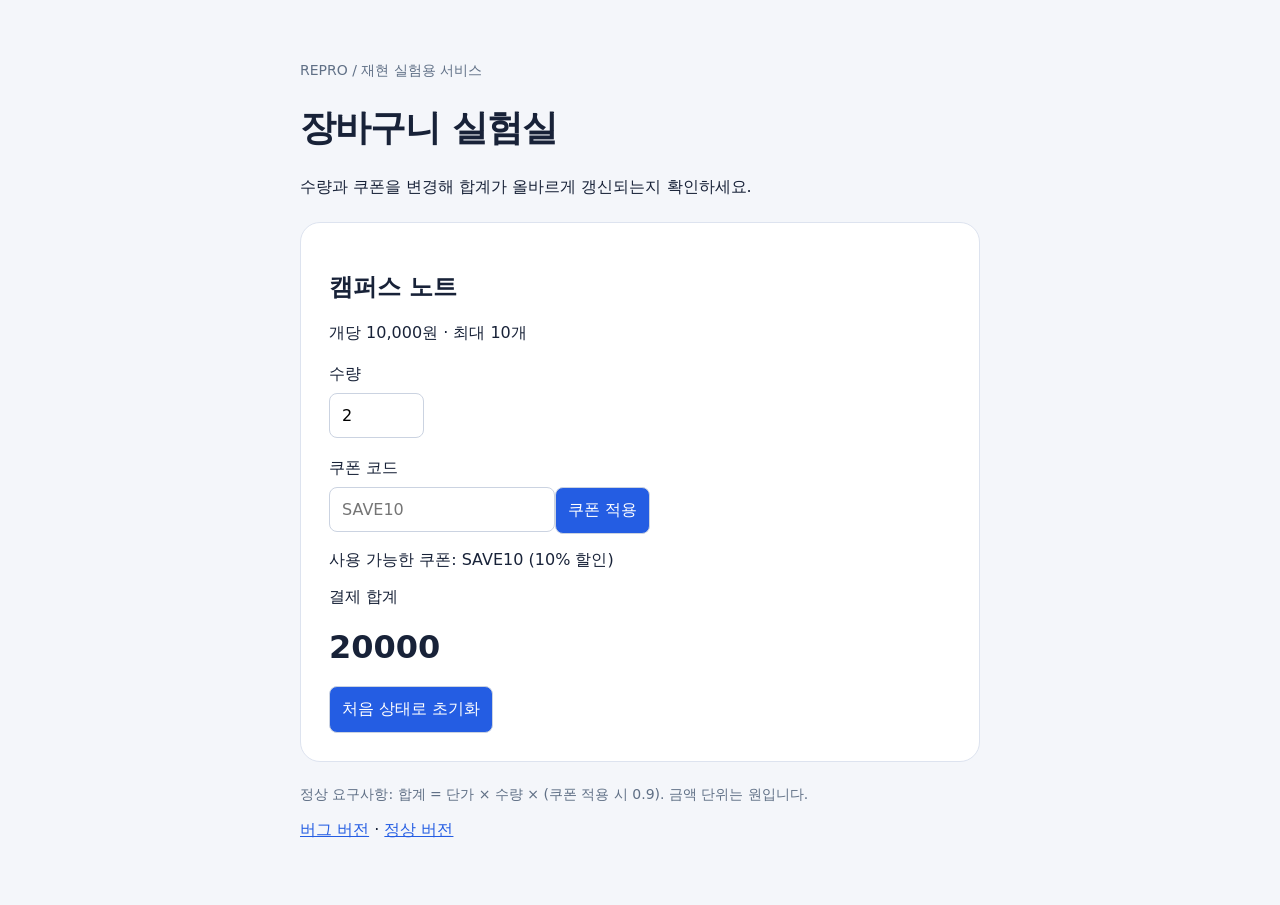
<file: app/static/cart.html>
<!doctype html>
<html lang="ko">
<meta charset="utf-8">
<meta name="viewport" content="width=device-width,initial-scale=1">
<title>ReproPilot · Cart Lab</title>
<style>
body{background:#f4f6fa;color:#182238;font:16px system-ui;margin:0;padding:48px 20px}main{max-width:680px;margin:auto}article{background:white;border:1px solid #dde3ef;border-radius:20px;padding:28px;margin:24px 0}h1{font-size:36px;letter-spacing:-1px}label{display:block;margin:20px 0 8px}input,button{font:inherit;padding:12px;border:1px solid #cbd3e1;border-radius:8px}button{background:#245de3;color:white;cursor:pointer}a{color:#245de3}output{display:block;font-size:32px;font-weight:700;margin:20px 0}.muted{color:#607086;font-size:14px}
</style>
<main>
<p class="muted">REPRO / 재현 실험용 서비스</p>
<h1>장바구니 실험실</h1>
<p>수량과 쿠폰을 변경해 합계가 올바르게 갱신되는지 확인하세요.</p>
<article>
<h2>캠퍼스 노트</h2><p>개당 10,000원 · 최대 10개</p>
<label for="quantity">수량</label><input id="quantity" type="number" min="1" max="10" value="2">
<label for="coupon">쿠폰 코드</label><input id="coupon" placeholder="SAVE10"><button id="apply">쿠폰 적용</button>
<p id="message" role="status">사용 가능한 쿠폰: SAVE10 (10% 할인)</p>
<p>결제 합계</p><output id="total" aria-label="결제 합계">20000</output>
<button id="reset">처음 상태로 초기화</button>
</article>
<p class="muted">정상 요구사항: 합계 = 단가 × 수량 × (쿠폰 적용 시 0.9). 금액 단위는 원입니다.</p>
<p><a href="?version=buggy">버그 버전</a> · <a href="?version=fixed">정상 버전</a></p>
</main>
<script>
const fixed = new URLSearchParams(location.search).get('version') === 'fixed';
const quantity = document.querySelector('#quantity');
const coupon = document.querySelector('#coupon');
const total = document.querySelector('#total');
const message = document.querySelector('#message');
let applied = false;
function render(){total.textContent = String(Math.round(10000 * Number(quantity.value) * (applied ? .9 : 1)));}
quantity.addEventListener('input',()=>{
  if(!quantity.validity.valid) { message.textContent='수량은 1~10의 정수로 입력하세요.'; return; }
  // Deliberate fixture defect: changing quantity after applying a coupon leaves a stale total.
  if(fixed || !applied) render();
});
document.querySelector('#apply').onclick=()=>{
  if(!quantity.validity.valid) return;
  applied = coupon.value.trim() === 'SAVE10';
  message.textContent = applied ? '10% 쿠폰 적용 완료' : '유효하지 않은 쿠폰입니다.';
  render();
};
document.querySelector('#reset').onclick=()=>{
  quantity.value=2; coupon.value=''; applied=false;
  message.textContent='사용 가능한 쿠폰: SAVE10 (10% 할인)';render();
};
</script>
</html>
</file>
